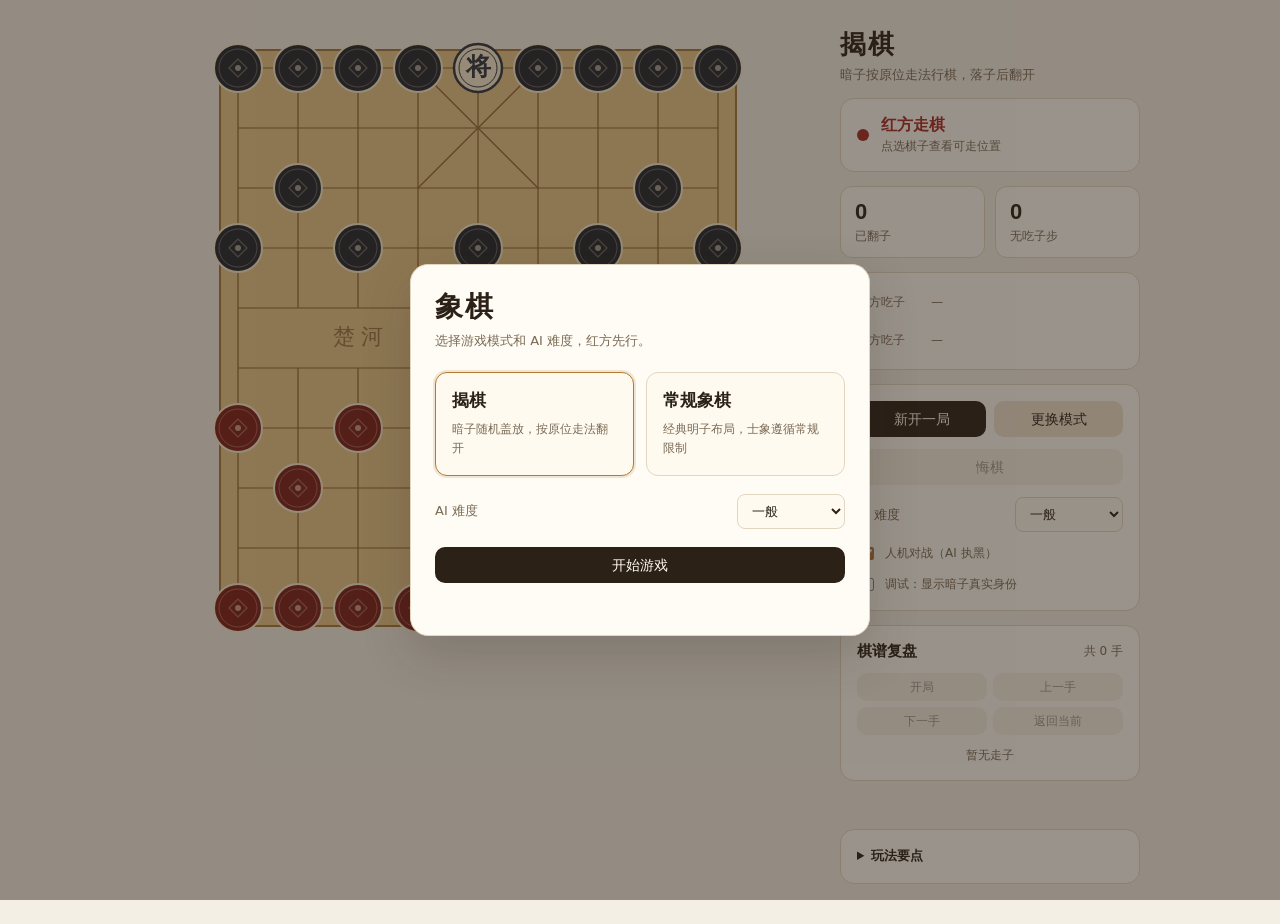
<file: index.html>
<!doctype html>
<html lang="zh-CN">
  <head>
    <meta charset="UTF-8" />
    <meta name="viewport" content="width=device-width, initial-scale=1.0, maximum-scale=1.0, user-scalable=no, viewport-fit=cover" />
    <meta name="theme-color" content="#a62b23" />
    <meta name="apple-mobile-web-app-capable" content="yes" />
    <meta name="apple-mobile-web-app-status-bar-style" content="default" />
    <meta name="apple-mobile-web-app-title" content="象棋" />
    <meta name="format-detection" content="telephone=no" />
    <title>象棋 · 单机 Demo</title>
    <link rel="stylesheet" href="./styles.css" />
    <link rel="manifest" href="./manifest.json" />
    <link rel="icon" type="image/png" href="./icons/icon-192.png" />
    <link rel="apple-touch-icon" href="./icons/icon-192.png" />
  </head>
  <body>
    <section
      class="start-screen"
      id="start-screen"
      role="dialog"
      aria-modal="true"
      aria-label="选择对局模式"
    >
      <div class="start-card">
        <h1>象棋</h1>
        <p>选择游戏模式和 AI 难度，红方先行。</p>

        <div class="mode-options" role="group" aria-label="游戏模式">
          <label class="mode-option">
            <input type="radio" name="game-mode" value="jieqi" checked />
            <span>
              <strong>揭棋</strong>
              <small>暗子随机盖放，按原位走法翻开</small>
            </span>
          </label>
          <label class="mode-option">
            <input type="radio" name="game-mode" value="standard" />
            <span>
              <strong>常规象棋</strong>
              <small>经典明子布局，士象遵循常规限制</small>
            </span>
          </label>
        </div>

        <label class="field">
          AI 难度
          <select id="start-difficulty">
            <option value="normal">一般</option>
            <option value="medium">中等</option>
            <option value="hard">困难</option>
          </select>
        </label>

        <div class="start-actions">
          <button id="start-game" type="button">开始游戏</button>
          <button id="continue-game" class="secondary" type="button" hidden>
            继续当前对局
          </button>
        </div>
        <p class="start-message" id="start-message" role="status"></p>
      </div>
    </section>

    <main class="app">
      <section class="board-wrap">
        <div class="board-stage">
          <canvas id="board" aria-label="象棋棋盘"></canvas>

          <div class="victory" id="victory" hidden role="alert">
            <div class="victory-glow" aria-hidden="true"></div>
            <div class="victory-card" id="victory-card" data-side="red">
              <p class="victory-kicker" id="victory-kicker">绝 杀</p>
              <h2 class="victory-title" id="victory-title">红方胜</h2>
              <p class="victory-sub" id="victory-sub">将死</p>
              <button class="victory-close" id="victory-close" type="button">再来一局</button>
            </div>
          </div>
        </div>
      </section>

      <aside class="panel">
        <header class="brand">
          <h1 id="mode-title">揭棋</h1>
          <p id="mode-subtitle">暗子按原位走法行棋，落子后翻开</p>
        </header>

        <section class="card turn-card" id="turn-card">
          <span class="turn-dot" aria-hidden="true"></span>
          <div>
            <div class="turn-label" id="turn-label">红方走棋</div>
            <div class="turn-sub" id="turn-sub">点选棋子查看可走位置</div>
          </div>
        </section>

        <section class="stats">
          <div class="stat" id="reveal-stat">
            <span id="reveal-count">0</span>
            <small>已翻子</small>
          </div>
          <div class="stat">
            <span id="quiet-count">0</span>
            <small>无吃子步</small>
          </div>
        </section>

        <section class="card captured">
          <div class="captured-row">
            <span class="captured-label">红方吃子</span>
            <div class="chips" id="captured-red"></div>
          </div>
          <div class="captured-row">
            <span class="captured-label">黑方吃子</span>
            <div class="chips" id="captured-black"></div>
          </div>
        </section>

        <section class="card actions">
          <div class="button-row">
            <button id="new-game" type="button">新开一局</button>
            <button id="change-mode" class="secondary" type="button">更换模式</button>
          </div>
          <button id="undo-move" class="secondary" type="button" disabled>悔棋</button>
          <label class="field">
            AI 难度
            <select id="difficulty">
              <option value="normal">一般</option>
              <option value="medium">中等</option>
              <option value="hard">困难</option>
            </select>
          </label>
          <label class="debug">
            <input type="checkbox" id="ai-toggle" checked />
            人机对战（AI 执黑）
          </label>
          <label class="debug" id="debug-option">
            <input type="checkbox" id="debug-toggle" />
            调试：显示暗子真实身份
          </label>
        </section>

        <section class="card notation">
          <div class="notation-heading">
            <h2>棋谱复盘</h2>
            <span id="review-status">共 0 手</span>
          </div>
          <div class="review-controls">
            <button id="review-start" class="secondary" type="button" disabled>开局</button>
            <button id="review-prev" class="secondary" type="button" disabled>上一手</button>
            <button id="review-next" class="secondary" type="button" disabled>下一手</button>
            <button id="review-current" class="secondary" type="button" disabled>返回当前</button>
          </div>
          <ol class="move-list" id="move-list"></ol>
          <p class="empty-notation" id="empty-notation">暂无走子</p>
        </section>

        <div class="message" id="message" role="status"></div>

        <details class="card rules">
          <summary>玩法要点</summary>
          <ul id="rules-list">
            <li>除将帅外，双方各 15 枚暗子随机盖在原始位置。</li>
            <li>暗子第一步按所在位置的走法行走，走完翻开。</li>
            <li>翻开的士可出九宫，象可过河。</li>
            <li>暗子被吃后公开真实身份，并保留“暗”标记。</li>
            <li>将死或困毙判负；三次重复、80 步无吃子判和。</li>
            <li>连续将军不变着法判长将负，连续追捉同一子判长捉负。</li>
            <li>人机模式下 AI 执黑，只能看到自己暗子的真实身份。</li>
          </ul>
        </details>
      </aside>
    </main>

    <script type="module" src="./src/main.js"></script>
    <script>
      /* Register Service Worker for offline-first PWA */
      if ("serviceWorker" in navigator) {
        window.addEventListener("load", () => {
          navigator.serviceWorker.register("./sw.js").catch(() => {
            /* Ignore — SW failures don't break the game */
          });
        });
      }
    </script>
  </body>
</html>
</file>
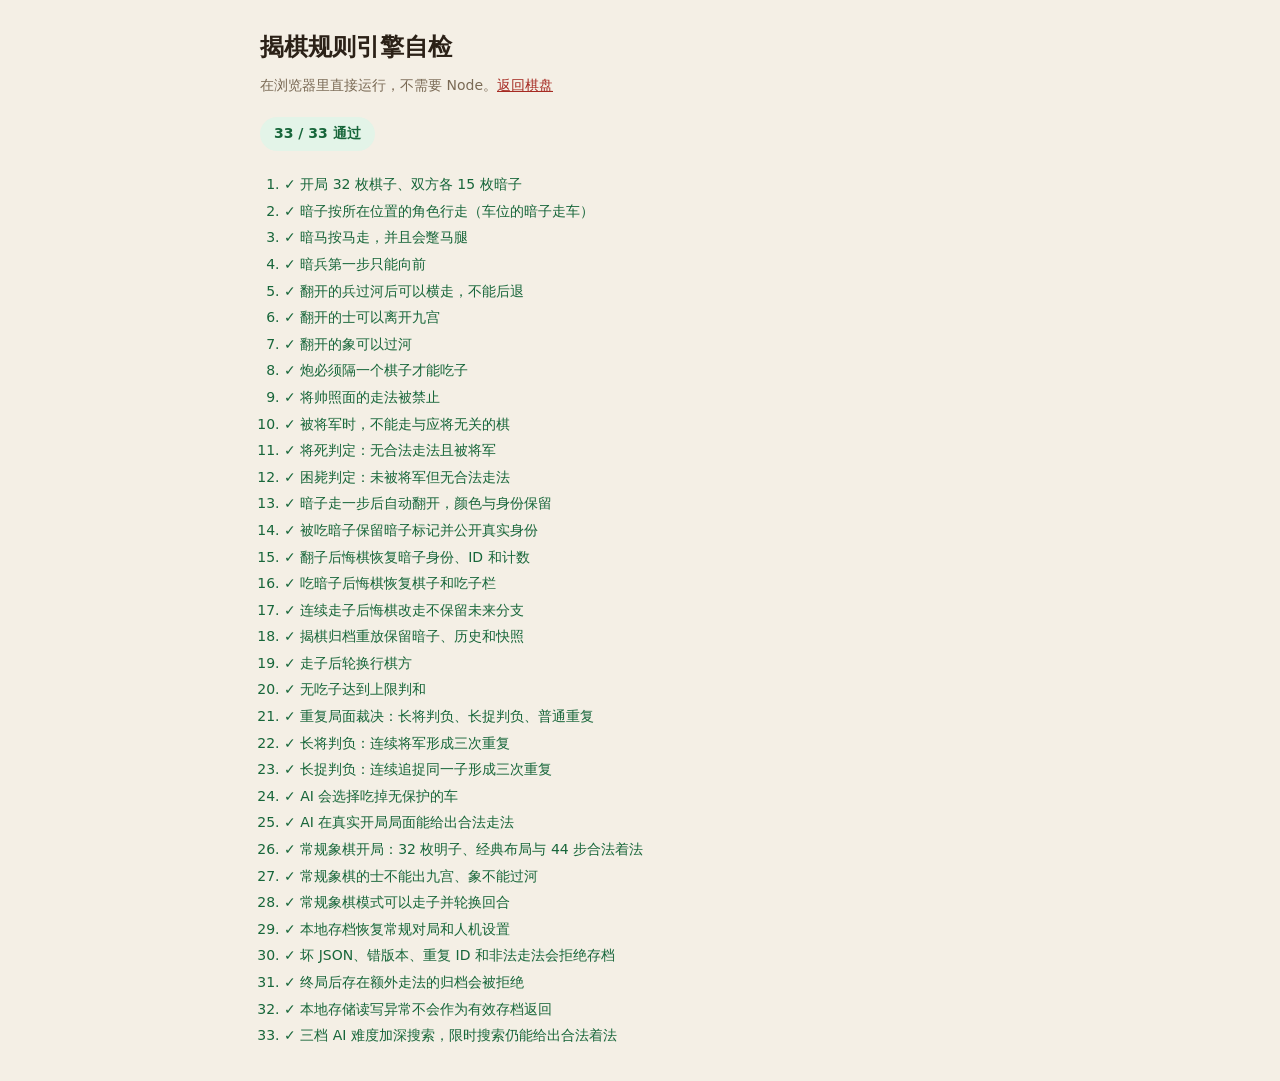
<file: tests.html>
<!doctype html>
<html lang="zh-CN">
  <head>
    <meta charset="UTF-8" />
    <meta name="viewport" content="width=device-width, initial-scale=1.0" />
    <title>揭棋引擎自检</title>
    <style>
      body {
        margin: 0;
        padding: 32px 20px;
        background: #f4efe5;
        color: #2b2117;
        font-family: "PingFang SC", "Microsoft YaHei", system-ui, sans-serif;
      }
      main {
        max-width: 760px;
        margin: 0 auto;
      }
      h1 {
        margin: 0 0 8px;
        font: 600 24px/1.3 "Songti SC", "Noto Serif SC", serif;
      }
      p {
        color: #7a6a55;
        font-size: 14px;
      }
      a {
        color: #a62b23;
      }
      #summary {
        display: inline-block;
        margin: 8px 0 20px;
        padding: 8px 14px;
        border-radius: 999px;
        font-weight: 600;
        font-size: 14px;
      }
      #summary.ok {
        background: #e3f4e8;
        color: #17663a;
      }
      #summary.bad {
        background: #fbe4e0;
        color: #9c241a;
      }
      ol {
        margin: 0;
        padding-left: 24px;
        line-height: 1.9;
        font-size: 14px;
      }
      li.pass {
        color: #17663a;
      }
      li.fail {
        color: #9c241a;
      }
    </style>
  </head>
  <body>
    <main>
      <h1>揭棋规则引擎自检</h1>
      <p>在浏览器里直接运行，不需要 Node。<a href="./index.html">返回棋盘</a></p>
      <div id="summary">运行中…</div>
      <ol id="results"></ol>
    </main>
    <script type="module">
      import { runTests } from "./tests/engine.test.js";
      runTests(
        document.getElementById("results"),
        document.getElementById("summary"),
      );
    </script>
  </body>
</html>
</file>
<file: styles.css>
:root {
  --bg: #f4efe5;
  --panel: #fffcf5;
  --ink: #2b2117;
  --muted: #7a6a55;
  --line: #e3d6c0;
  --red: #a62b23;
  --black: #2e3440;
  --accent: #b07a33;
}

* {
  box-sizing: border-box;
}

html,
body {
  margin: 0;
  min-height: 100%;
  /* 防止页面整体滚动回弹干扰游戏交互 */
  overscroll-behavior: none;
  -webkit-tap-highlight-color: transparent;
}

body {
  background: var(--bg);
  color: var(--ink);
  font-family: "PingFang SC", "Microsoft YaHei", system-ui, sans-serif;
  -webkit-font-smoothing: antialiased;
  /* 适配全面屏安全区 */
  padding-top: env(safe-area-inset-top, 0);
  padding-bottom: env(safe-area-inset-bottom, 0);
  padding-left: env(safe-area-inset-left, 0);
  padding-right: env(safe-area-inset-right, 0);
}

/* 全局禁止用户选择，避免长按选中文字干扰走子 */
body {
  user-select: none;
  -webkit-user-select: none;
}

.app {
  max-width: 1040px;
  margin: 0 auto;
  padding: 28px 20px 40px;
  display: grid;
  grid-template-columns: minmax(0, 1fr) 300px;
  gap: 24px;
  align-items: start;
}

.board-wrap {
  display: flex;
  justify-content: center;
  min-width: 0;
}

/* 包裹层：尺寸跟随 canvas，供胜利特效精准覆盖棋盘 */
.board-stage {
  position: relative;
  display: inline-block;
  max-width: 100%;
  line-height: 0;
}

canvas {
  display: block;
  border-radius: 16px;
  /* 阻止浏览器默认触摸滚动/缩放，让走子操作精准触发 */
  touch-action: none;
  cursor: pointer;
  margin: 0 auto;
}

.panel {
  display: flex;
  flex-direction: column;
  gap: 14px;
}

.brand h1 {
  margin: 0 0 4px;
  font: 600 26px/1.3 "Songti SC", "Noto Serif SC", serif;
  letter-spacing: 0.08em;
}

.brand p {
  margin: 0;
  color: var(--muted);
  font-size: 13px;
}

.card {
  background: var(--panel);
  border: 1px solid var(--line);
  border-radius: 14px;
  padding: 16px;
}

.turn-card {
  display: flex;
  align-items: center;
  gap: 12px;
}

.turn-dot {
  width: 12px;
  height: 12px;
  border-radius: 50%;
  background: var(--red);
  flex: none;
}

.turn-card[data-turn="black"] .turn-dot {
  background: var(--black);
}

.turn-card[data-turn="draw"] .turn-dot {
  background: var(--muted);
}

.turn-label {
  font-size: 16px;
  font-weight: 600;
}

.turn-card[data-turn="red"] .turn-label {
  color: var(--red);
}

.turn-card[data-turn="black"] .turn-label {
  color: var(--black);
}

.turn-sub {
  color: var(--muted);
  font-size: 12px;
  margin-top: 2px;
}

.stats {
  display: grid;
  grid-template-columns: 1fr 1fr;
  gap: 10px;
}

.stat {
  background: var(--panel);
  border: 1px solid var(--line);
  border-radius: 12px;
  padding: 12px 14px;
}

.stat span {
  display: block;
  font: 600 22px/1.2 "Inter", "PingFang SC", sans-serif;
}

.stat small {
  color: var(--muted);
  font-size: 12px;
}

.captured {
  display: flex;
  flex-direction: column;
  gap: 12px;
}

.captured-row {
  display: flex;
  align-items: center;
  gap: 10px;
}

.captured-label {
  width: 64px;
  flex: none;
  color: var(--muted);
  font-size: 12px;
}

.chips {
  display: flex;
  flex-wrap: wrap;
  gap: 6px;
  min-height: 26px;
}

.chip {
  width: 26px;
  height: 26px;
  border-radius: 50%;
  display: inline-flex;
  align-items: center;
  justify-content: center;
  font: 600 13px/1 "Songti SC", "Noto Serif SC", serif;
  background: #f8edd2;
  border: 1px solid currentColor;
}

.chip.red {
  color: var(--red);
}

.chip.black {
  color: var(--black);
}

.chip.hidden {
  width: auto;
  min-width: 42px;
  padding: 0 6px;
  border-radius: 8px;
  font-family: "PingFang SC", "Microsoft YaHei", sans-serif;
  font-size: 11px;
}

.chip.hidden.red {
  color: var(--red);
  background: #f7e4df;
  border-color: var(--red);
}

.chip.hidden.black {
  color: var(--black);
  background: #e5e7eb;
  border-color: var(--black);
}

.chip.empty {
  width: auto;
  height: auto;
  border: 0;
  background: transparent;
  color: var(--muted);
  font-family: inherit;
  font-size: 12px;
  font-weight: 400;
}

.actions {
  display: flex;
  flex-direction: column;
  gap: 12px;
}

button {
  appearance: none;
  border: 0;
  border-radius: 10px;
  padding: 11px 14px;
  background: var(--ink);
  color: #fffaf0;
  font: 500 14px/1 "PingFang SC", "Microsoft YaHei", sans-serif;
  cursor: pointer;
}

button:hover {
  background: #4a3826;
}

button:active {
  transform: translateY(1px);
}

.debug {
  display: flex;
  align-items: center;
  gap: 8px;
  color: var(--muted);
  font-size: 12px;
  cursor: pointer;
}

.debug input {
  accent-color: var(--accent);
}

.message {
  min-height: 20px;
  padding: 0 4px;
  color: var(--muted);
  font-size: 13px;
  line-height: 1.5;
}

.rules {
  color: var(--muted);
  font-size: 13px;
  line-height: 1.6;
}

.rules summary {
  color: var(--ink);
  font-weight: 600;
  cursor: pointer;
}

.rules ul {
  margin: 10px 0 0;
  padding-left: 18px;
}

.rules li + li {
  margin-top: 4px;
}

[hidden] {
  display: none !important;
}

.start-screen {
  position: fixed;
  inset: 0;
  z-index: 10;
  display: flex;
  align-items: center;
  justify-content: center;
  padding: 20px;
  background: rgba(43, 33, 23, 0.48);
}

.start-card {
  width: min(460px, 100%);
  padding: 24px;
  background: var(--panel);
  border: 1px solid var(--line);
  border-radius: 18px;
  box-shadow: 0 18px 50px rgba(43, 33, 23, 0.2);
}

.start-card h1 {
  margin: 0 0 6px;
  font: 600 28px/1.3 "Songti SC", "Noto Serif SC", serif;
  letter-spacing: 0.08em;
}

.start-card > p {
  margin: 0;
  color: var(--muted);
  font-size: 13px;
}

.mode-options {
  display: grid;
  grid-template-columns: 1fr 1fr;
  gap: 12px;
  margin: 22px 0 18px;
}

.mode-option {
  display: block;
  cursor: pointer;
}

.mode-option input {
  position: absolute;
  opacity: 0;
  pointer-events: none;
}

.mode-option span {
  min-height: 104px;
  display: flex;
  flex-direction: column;
  gap: 8px;
  padding: 16px;
  background: #fffaf0;
  border: 1px solid var(--line);
  border-radius: 12px;
}

.mode-option strong {
  font-size: 17px;
}

.mode-option small {
  color: var(--muted);
  font-size: 12px;
  line-height: 1.6;
}

.mode-option input:checked + span {
  border-color: var(--accent);
  box-shadow: 0 0 0 2px rgba(176, 122, 51, 0.18);
}

.mode-option input:focus-visible + span {
  outline: 2px solid var(--accent);
  outline-offset: 2px;
}

.field {
  display: flex;
  align-items: center;
  justify-content: space-between;
  gap: 12px;
  color: var(--muted);
  font-size: 13px;
}

select {
  min-width: 108px;
  padding: 8px 10px;
  color: var(--ink);
  background: #fffaf0;
  border: 1px solid var(--line);
  border-radius: 8px;
  font: 13px "PingFang SC", "Microsoft YaHei", sans-serif;
}

.start-card .field {
  margin-bottom: 18px;
}

.start-card > button {
  width: 100%;
}

.button-row {
  display: grid;
  grid-template-columns: 1fr 1fr;
  gap: 8px;
}

button.secondary {
  color: var(--ink);
  background: #eee2cd;
}

button.secondary:hover {
  background: #e3d3b6;
}

button:disabled {
  opacity: 0.45;
  cursor: not-allowed;
  transform: none;
}

.start-actions {
  display: flex;
  flex-direction: column;
  gap: 8px;
}

.start-actions button {
  width: 100%;
}

.start-card .start-message {
  min-height: 18px;
  margin: 10px 0 0;
  color: var(--red);
  font-size: 12px;
  text-align: center;
}

.notation-heading {
  display: flex;
  align-items: center;
  justify-content: space-between;
  gap: 10px;
  margin-bottom: 12px;
}

.notation-heading h2 {
  margin: 0;
  font-size: 15px;
}

.notation-heading span {
  color: var(--muted);
  font-size: 12px;
}

.review-controls {
  display: grid;
  grid-template-columns: 1fr 1fr;
  gap: 6px;
}

.review-controls button {
  padding: 8px 6px;
  font-size: 12px;
}

.move-list {
  max-height: 220px;
  margin: 12px 0 0;
  padding: 0;
  overflow-y: auto;
  list-style: none;
}

.move-list li + li {
  margin-top: 5px;
}

.move-entry {
  width: 100%;
  padding: 8px 9px;
  color: var(--ink);
  background: transparent;
  border: 1px solid var(--line);
  text-align: left;
}

.move-entry:hover {
  background: #f8edd2;
}

.move-entry.current {
  background: #f8edd2;
  border-color: var(--accent);
}

.move-main,
.move-detail {
  display: block;
}

.move-main {
  font-size: 12px;
}

.move-detail {
  margin-top: 4px;
  color: var(--muted);
  font-size: 11px;
  line-height: 1.5;
}

.empty-notation {
  margin: 12px 0 0;
  color: var(--muted);
  font-size: 12px;
  text-align: center;
}

/* ===== 绝杀 / 获胜特效 ===== */
.victory {
  position: absolute;
  inset: 0;
  z-index: 6;
  display: flex;
  align-items: center;
  justify-content: center;
  padding: 16px;
  border-radius: 16px;
  background: radial-gradient(circle at 50% 45%, rgba(43, 33, 23, 0.18), rgba(43, 33, 23, 0.58));
  animation: victory-fade 0.28s ease-out both;
}

.victory-glow {
  position: absolute;
  width: min(76%, 340px);
  aspect-ratio: 1 / 1;
  border-radius: 50%;
  background: radial-gradient(circle, rgba(176, 122, 51, 0.42), rgba(176, 122, 51, 0) 68%);
  animation: victory-pulse 1.9s ease-in-out infinite;
}

.victory-card {
  position: relative;
  display: flex;
  flex-direction: column;
  align-items: center;
  gap: 6px;
  padding: 26px 34px 22px;
  text-align: center;
  background: rgba(255, 252, 245, 0.97);
  border: 2px solid var(--accent);
  border-radius: 18px;
  box-shadow: 0 18px 46px rgba(43, 33, 23, 0.32);
  animation: victory-pop 0.55s cubic-bezier(0.2, 1.35, 0.4, 1) both;
}

.victory-kicker {
  margin: 0;
  color: var(--accent);
  font-size: 12px;
  font-weight: 600;
  letter-spacing: 0.42em;
  text-indent: 0.42em;
}

.victory-title {
  margin: 0;
  font: 700 clamp(34px, 9vw, 52px)/1.15 "Songti SC", "Noto Serif SC", serif;
  letter-spacing: 0.1em;
  text-indent: 0.1em;
}

.victory-card[data-side="red"] .victory-title {
  color: var(--red);
  text-shadow: 0 0 26px rgba(166, 43, 35, 0.35);
}

.victory-card[data-side="black"] .victory-title {
  color: var(--black);
  text-shadow: 0 0 26px rgba(46, 52, 64, 0.32);
}

.victory-sub {
  margin: 0;
  color: var(--muted);
  font-size: 13px;
  letter-spacing: 0.08em;
}

.victory-close {
  margin-top: 14px;
  padding: 11px 24px;
  font-size: 14px;
}

@keyframes victory-fade {
  from { opacity: 0; }
  to { opacity: 1; }
}

@keyframes victory-pop {
  from { opacity: 0; transform: scale(0.68) translateY(14px); }
  60% { opacity: 1; }
  to { opacity: 1; transform: scale(1) translateY(0); }
}

@keyframes victory-pulse {
  0%, 100% { transform: scale(0.86); opacity: 0.5; }
  50% { transform: scale(1.14); opacity: 0.95; }
}

@media (prefers-reduced-motion: reduce) {
  .victory,
  .victory-glow,
  .victory-card {
    animation: none;
  }
}

@media (max-width: 880px) {
  .app {
    grid-template-columns: 1fr;
    padding: 16px 12px 28px;
    gap: 16px;
  }

  .panel {
    max-width: 560px;
    width: 100%;
    margin: 0 auto;
    gap: 10px;
  }
}

/* 手机竖屏（≤480px）：进一步压缩间距，按钮更大更易点 */
@media (max-width: 480px) {
  .app {
    padding: 12px 8px 24px;
    gap: 12px;
  }

  .card {
    padding: 12px;
    border-radius: 12px;
  }

  .brand h1 {
    font-size: 22px;
  }

  .turn-label {
    font-size: 15px;
  }

  button {
    padding: 14px 12px;
    font-size: 15px;
    min-height: 48px; /* 符合 Apple HIG 最小点击区域 */
  }

  .mode-option span {
    min-height: 88px;
    padding: 12px;
  }

  .mode-option strong {
    font-size: 15px;
  }

  .mode-option small {
    font-size: 11px;
  }

  .captured-label {
    width: 52px;
    font-size: 11px;
  }

  .chip {
    width: 22px;
    height: 22px;
    font-size: 11px;
  }

  .chip.hidden {
    min-width: 36px;
    font-size: 10px;
  }
}

/* 超小屏（≤360px）：紧凑布局 */
@media (max-width: 360px) {
  .app {
    padding: 8px 6px 20px;
  }

  .stats {
    gap: 6px;
  }

  .stat {
    padding: 10px;
  }

  .stat span {
    font-size: 18px;
  }

  .review-controls button {
    padding: 10px 4px;
    font-size: 11px;
  }
}

/* 横屏手机：棋盘占满宽度 */
@media (orientation: landscape) and (max-height: 500px) {
  .app {
    grid-template-columns: minmax(0, 1fr) 240px;
    padding: 10px 12px;
    gap: 12px;
  }

  .panel {
    gap: 8px;
  }

  .brand h1 {
    font-size: 18px;
  }
}
</file>
